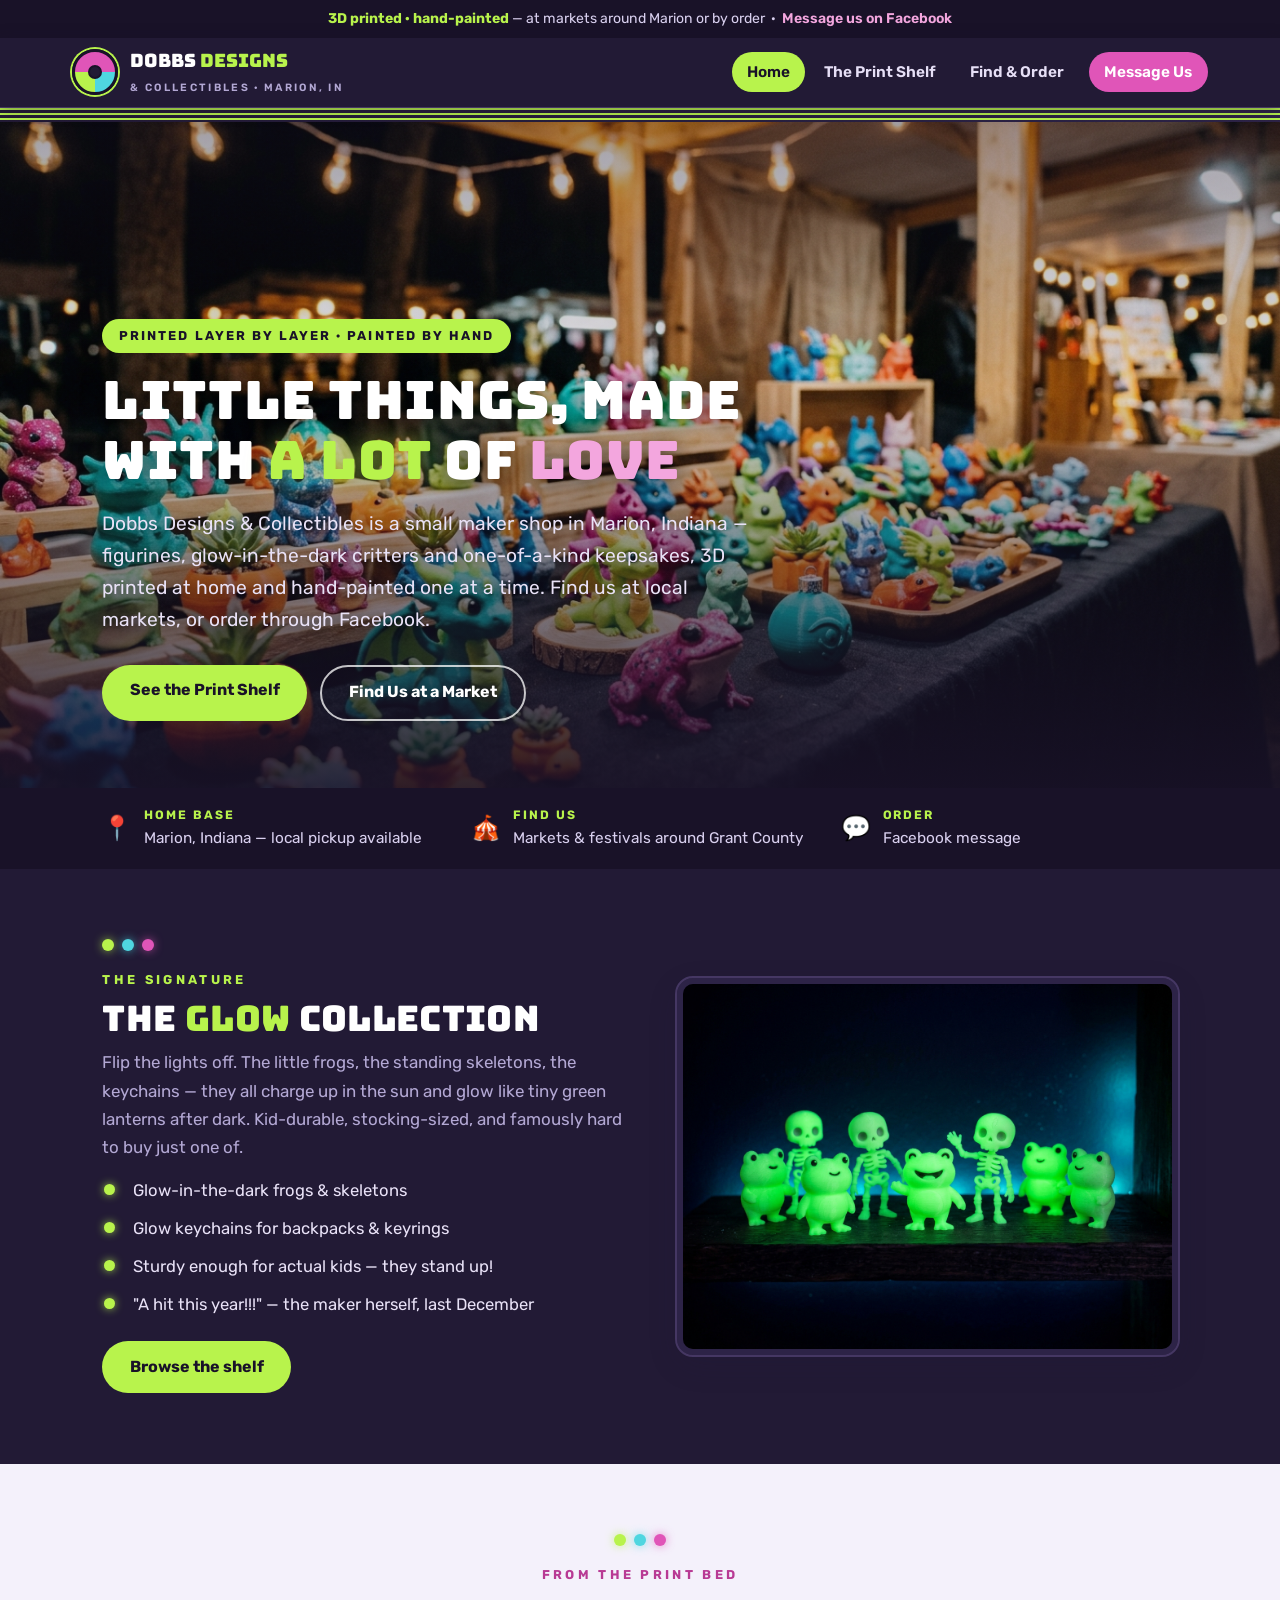
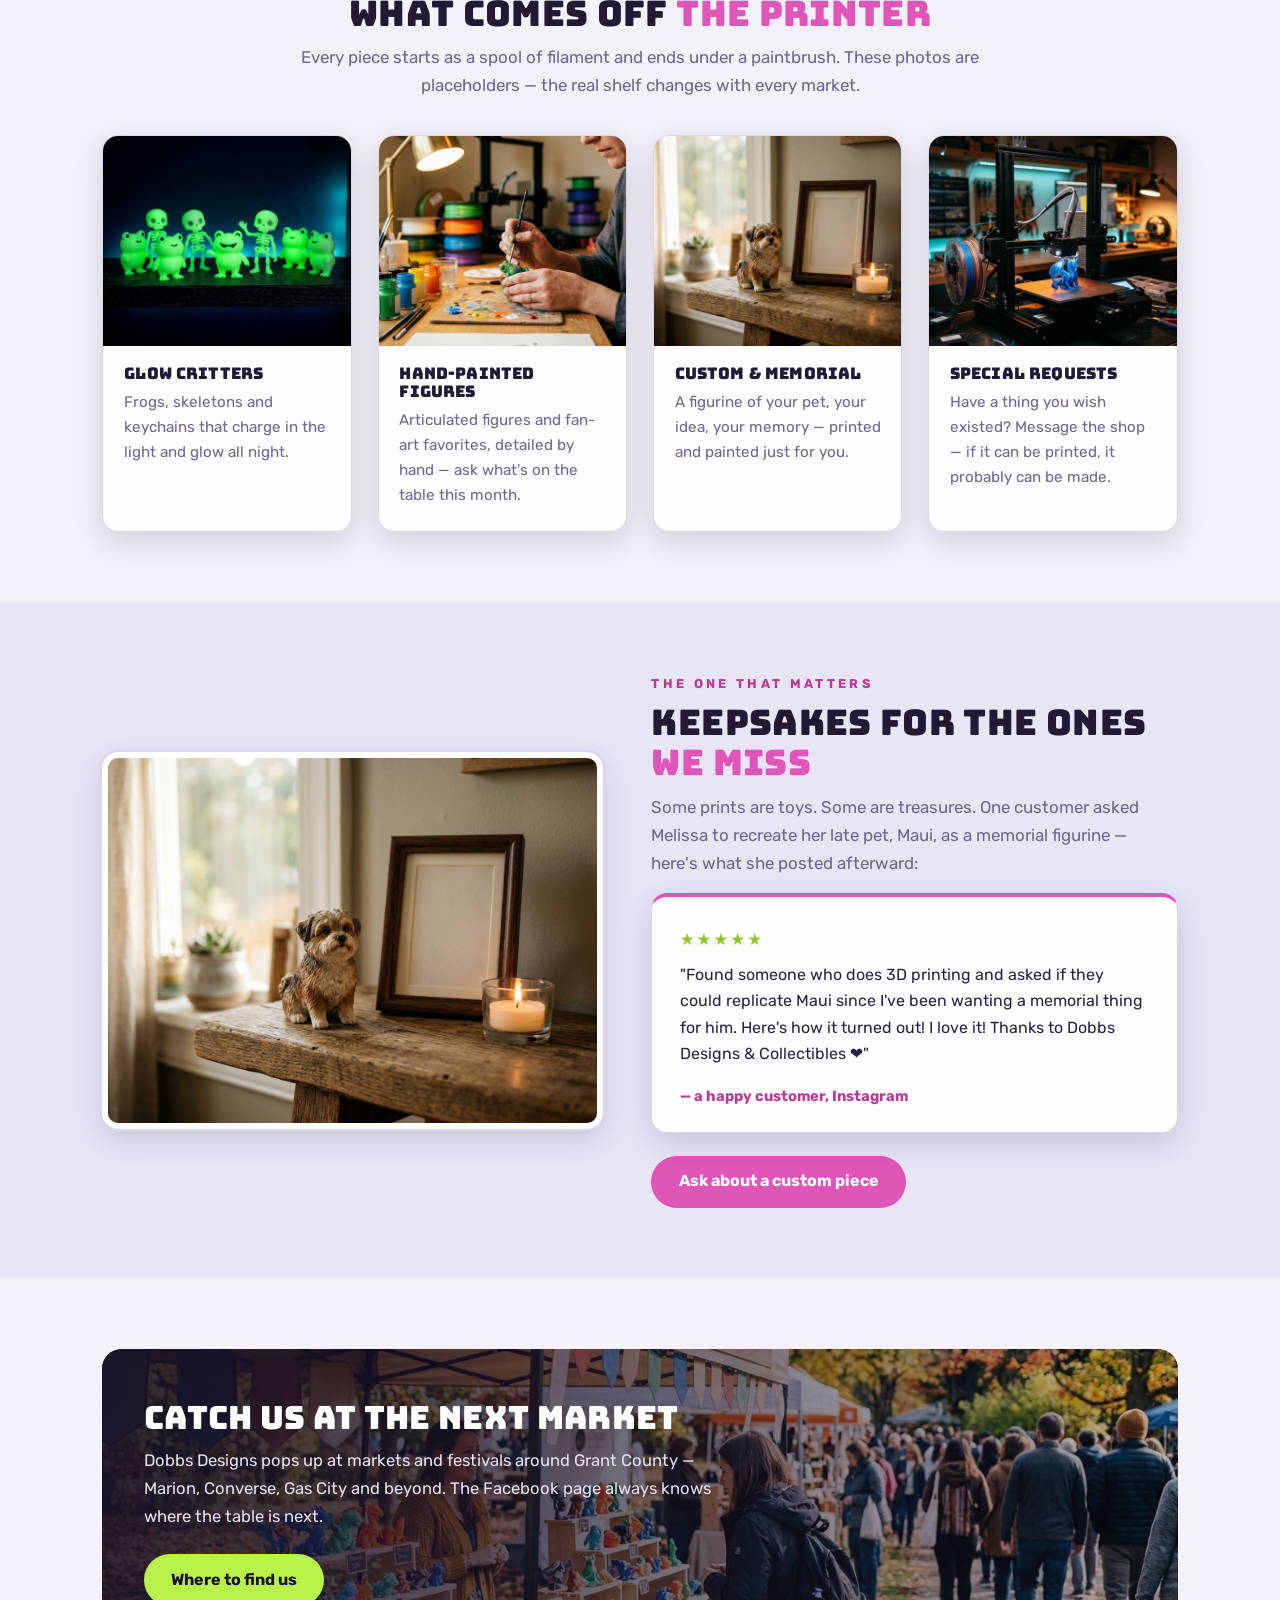
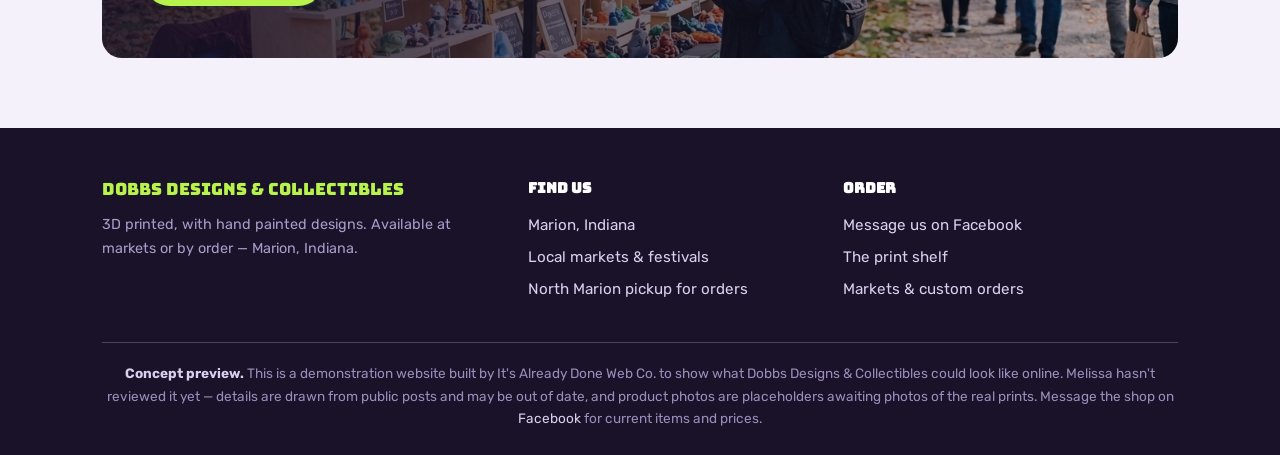
<file: index.html>
<!DOCTYPE html>
<html lang="en">
<head>
<meta charset="UTF-8">
<meta name="viewport" content="width=device-width, initial-scale=1.0">
<meta name="robots" content="noindex, nofollow">
<title>Dobbs Designs &amp; Collectibles · 3D Printed, Hand-Painted — Marion, Indiana</title>
<meta name="description" content="Dobbs Designs &amp; Collectibles — 3D printed, hand-painted figurines and collectibles from Marion, Indiana. Glow-in-the-dark critters, custom and memorial prints, found at local markets or ordered through Facebook.">
<link rel="stylesheet" href="css/style.css">
</head>
<body>

<div class="topbar">
  <strong>3D printed · hand-painted</strong> — at markets around Marion or by order &nbsp;·&nbsp; <a href="https://www.facebook.com/DobbsDazzlingDesigns/" target="_blank" rel="noopener">Message us on Facebook</a>
</div>

<header class="site">
  <div class="nav-row">
    <a class="brand" href="index.html">
      <span class="brand-mark"></span>
      <span>
        <span class="brand-name">Dobbs <span class="glow">Designs</span></span>
        <span class="brand-tag">&amp; Collectibles · Marion, IN</span>
      </span>
    </a>
    <nav class="main">
      <a href="index.html" class="active">Home</a>
      <a href="prints.html">The Print Shelf</a>
      <a href="find.html">Find &amp; Order</a>
      <a href="https://www.facebook.com/DobbsDazzlingDesigns/" target="_blank" rel="noopener" class="cta">Message Us</a>
    </nav>
  </div>
</header>
<div class="layers"></div>

<!-- HERO -->
<section class="hero">
  <img class="hero-bg" src="assets/hero-booth.png" alt="A market table full of small colorful hand-painted 3D printed figurines">
  <div class="wrap hero-inner">
    <span class="kicker">Printed layer by layer · painted by hand</span>
    <h1>Little things, made with <span class="glow">a lot</span> of <span class="pink">love</span></h1>
    <p class="lede">Dobbs Designs &amp; Collectibles is a small maker shop in Marion, Indiana — figurines, glow-in-the-dark critters and one-of-a-kind keepsakes, 3D printed at home and hand-painted one at a time. Find us at local markets, or order through Facebook.</p>
    <div class="btns">
      <a href="prints.html" class="btn btn-glow">See the Print Shelf</a>
      <a href="find.html" class="btn btn-outline">Find Us at a Market</a>
    </div>
  </div>
</section>

<!-- INFO STRIP -->
<div class="info-strip">
  <div class="wrap">
    <div class="cell">
      <span class="info-ico">📍</span>
      <span><strong>Home base</strong> Marion, Indiana — local pickup available</span>
    </div>
    <div class="cell">
      <span class="info-ico">🎪</span>
      <span><strong>Find us</strong> Markets &amp; festivals around Grant County</span>
    </div>
    <div class="cell">
      <span class="info-ico">💬</span>
      <span><strong>Order</strong> <a href="https://www.facebook.com/DobbsDazzlingDesigns/" target="_blank" rel="noopener">Facebook message</a></span>
    </div>
  </div>
</div>

<!-- GLOW LINE -->
<section class="block block--dark">
  <div class="wrap">
    <div class="split">
      <div>
        <div class="glow-dots"><span></span><span></span><span></span></div>
        <p class="eyebrow">The signature</p>
        <h2>The <span class="glow">glow</span> collection</h2>
        <p class="sub" style="margin-bottom:1rem">Flip the lights off. The little frogs, the standing skeletons, the keychains — they all charge up in the sun and glow like tiny green lanterns after dark. Kid-durable, stocking-sized, and famously hard to buy just one of.</p>
        <ul class="checks">
          <li>Glow-in-the-dark frogs &amp; skeletons</li>
          <li>Glow keychains for backpacks &amp; keyrings</li>
          <li>Sturdy enough for actual kids — they stand up!</li>
          <li>"A hit this year!!!" — the maker herself, last December</li>
        </ul>
        <p style="margin-top:1.4rem"><a href="prints.html" class="btn btn-glow">Browse the shelf</a></p>
      </div>
      <div class="split-img">
        <img src="assets/glow.png" alt="Glow-in-the-dark 3D printed frogs and skeletons glowing green in the dark">
      </div>
    </div>
  </div>
</section>

<!-- WHAT SHE MAKES -->
<section class="block">
  <div class="wrap center">
    <div class="glow-dots"><span></span><span></span><span></span></div>
    <p class="eyebrow">From the print bed</p>
    <h2>What comes off <span class="pink">the printer</span></h2>
    <p class="sub">Every piece starts as a spool of filament and ends under a paintbrush. These photos are placeholders — the real shelf changes with every market.</p>
  </div>
  <div class="wrap">
    <div class="grid grid-4">
      <div class="card">
        <img src="assets/glow.png" alt="Glow-in-the-dark critters">
        <div class="pad">
          <h3>Glow Critters</h3>
          <p>Frogs, skeletons and keychains that charge in the light and glow all night.</p>
        </div>
      </div>
      <div class="card">
        <img src="assets/painting-v2.png" alt="A figurine being hand-painted with a fine brush">
        <div class="pad">
          <h3>Hand-Painted Figures</h3>
          <p>Articulated figures and fan-art favorites, detailed by hand — ask what's on the table this month.</p>
        </div>
      </div>
      <div class="card">
        <img src="assets/memorial.png" alt="A hand-painted keepsake figurine of a dog on a shelf">
        <div class="pad">
          <h3>Custom &amp; Memorial</h3>
          <p>A figurine of your pet, your idea, your memory — printed and painted just for you.</p>
        </div>
      </div>
      <div class="card">
        <img src="assets/printer.png" alt="A 3D printer building a small figurine">
        <div class="pad">
          <h3>Special Requests</h3>
          <p>Have a thing you wish existed? Message the shop — if it can be printed, it probably can be made.</p>
        </div>
      </div>
    </div>
  </div>
</section>

<!-- MEMORIAL / TESTIMONIAL -->
<section class="block block--deep">
  <div class="wrap">
    <div class="split rev">
      <div class="split-img">
        <img src="assets/memorial.png" alt="A small hand-painted dog figurine keepsake beside a picture frame">
      </div>
      <div>
        <p class="eyebrow">The one that matters</p>
        <h2>Keepsakes for the ones <span class="pink">we miss</span></h2>
        <p class="sub" style="margin-bottom:1rem">Some prints are toys. Some are treasures. One customer asked Melissa to recreate her late pet, Maui, as a memorial figurine — here's what she posted afterward:</p>
        <div class="review">
          <div class="stars">★★★★★</div>
          <p>"Found someone who does 3D printing and asked if they could replicate Maui since I've been wanting a memorial thing for him. Here's how it turned out! I love it! Thanks to Dobbs Designs &amp; Collectibles ❤️"</p>
          <div class="who">— a happy customer, Instagram</div>
        </div>
        <p style="margin-top:1.4rem"><a href="https://www.facebook.com/DobbsDazzlingDesigns/" target="_blank" rel="noopener" class="btn btn-magenta">Ask about a custom piece</a></p>
      </div>
    </div>
  </div>
</section>

<!-- MARKETS BANNER -->
<section class="block">
  <div class="wrap">
    <div class="banner">
      <img class="bg" src="assets/market-v2.png" alt="An artisan craft market booth on a sunny fall day">
      <div class="pad">
        <h2>Catch us at the next market</h2>
        <p>Dobbs Designs pops up at markets and festivals around Grant County — Marion, Converse, Gas City and beyond. The Facebook page always knows where the table is next.</p>
        <a href="find.html" class="btn btn-glow">Where to find us</a>
      </div>
    </div>
  </div>
</section>

<!-- FOOTER -->
<footer class="site">
  <div class="wrap">
    <div class="cols">
      <div>
        <span class="brand-foot">Dobbs Designs &amp; Collectibles</span>
        <p class="small">3D printed, with hand painted designs. Available at markets or by order — Marion, Indiana.</p>
      </div>
      <div>
        <h4>Find us</h4>
        <ul>
          <li>Marion, Indiana</li>
          <li>Local markets &amp; festivals</li>
          <li>North Marion pickup for orders</li>
        </ul>
      </div>
      <div>
        <h4>Order</h4>
        <ul>
          <li><a href="https://www.facebook.com/DobbsDazzlingDesigns/" target="_blank" rel="noopener">Message us on Facebook</a></li>
          <li><a href="prints.html">The print shelf</a></li>
          <li><a href="find.html">Markets &amp; custom orders</a></li>
        </ul>
      </div>
    </div>
    <div class="footnote">
      <strong>Concept preview.</strong> This is a demonstration website built by It's Already Done Web Co. to show what Dobbs Designs &amp; Collectibles could look like online. Melissa hasn't reviewed it yet — details are drawn from public posts and may be out of date, and product photos are placeholders awaiting photos of the real prints. Message the shop on <a href="https://www.facebook.com/DobbsDazzlingDesigns/" target="_blank" rel="noopener">Facebook</a> for current items and prices.
    </div>
  </div>
</footer>

<script>
  // Privacy-friendly analytics (GoatCounter) - no cookies, records host+path only
  window.goatcounter = { path: function(p) { return location.host + p; } };
</script>
<script data-goatcounter="https://flylow3d.goatcounter.com/count" async src="//gc.zgo.at/count.js"></script>
</body>
</html>
</file>
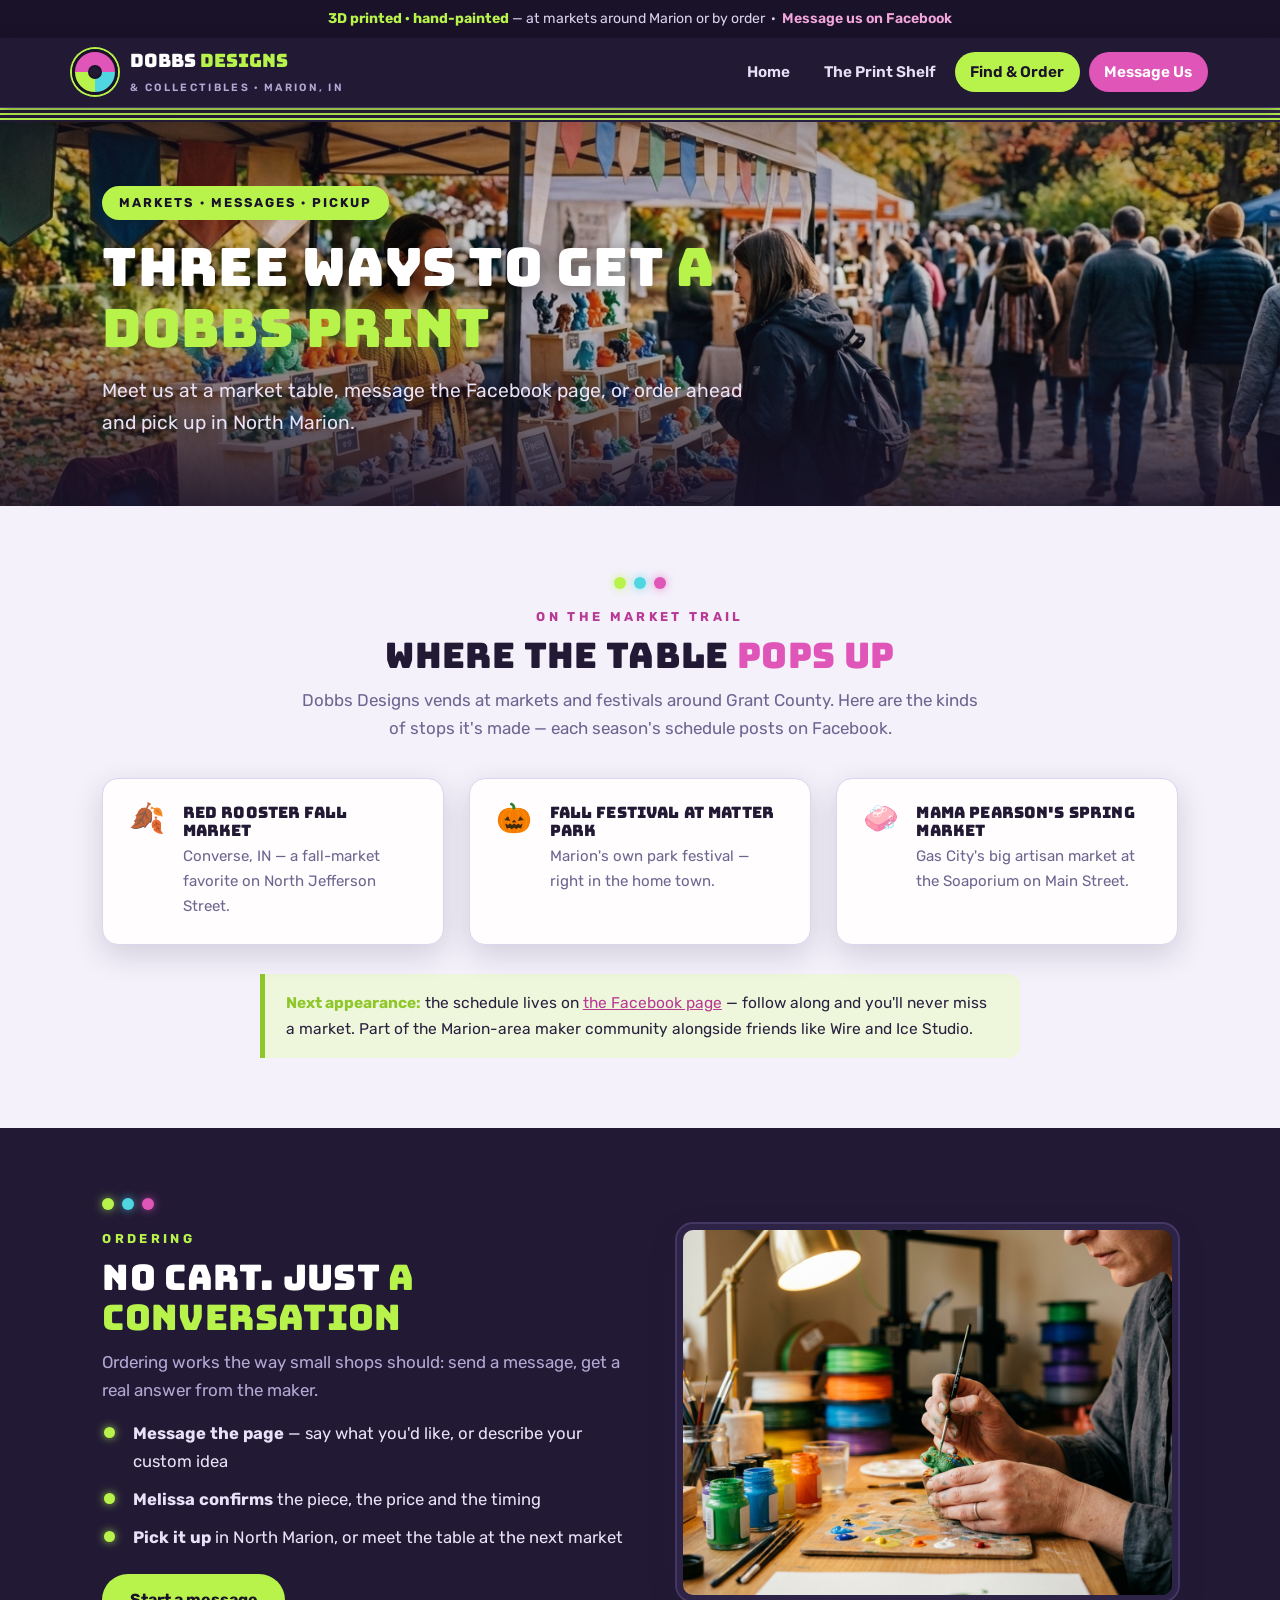
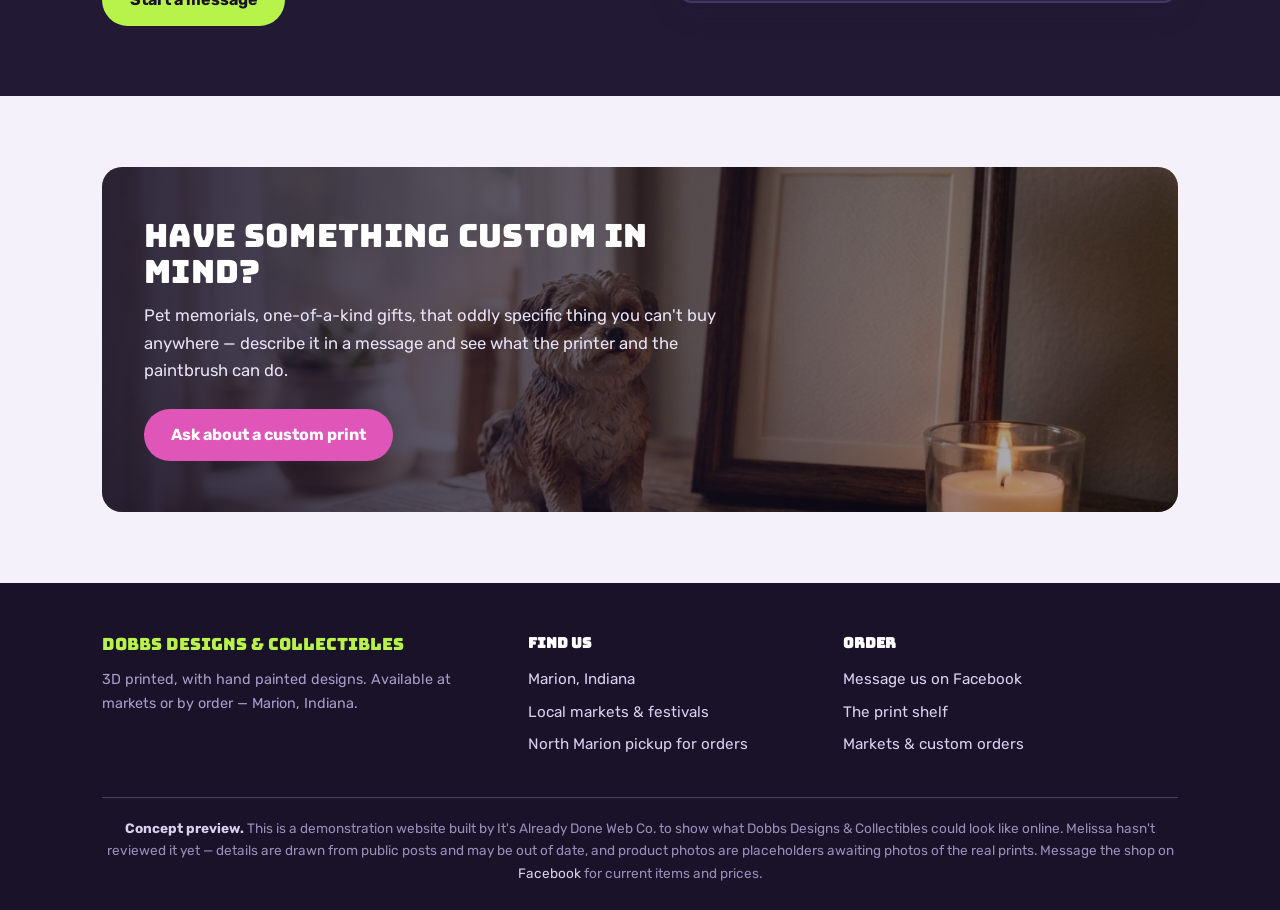
<file: find.html>
<!DOCTYPE html>
<html lang="en">
<head>
<meta charset="UTF-8">
<meta name="viewport" content="width=device-width, initial-scale=1.0">
<meta name="robots" content="noindex, nofollow">
<title>Find &amp; Order · Dobbs Designs &amp; Collectibles</title>
<meta name="description" content="Where to find Dobbs Designs &amp; Collectibles — markets and festivals around Marion, Converse and Gas City, Indiana, plus Facebook ordering, North Marion pickup and custom requests.">
<link rel="stylesheet" href="css/style.css">
</head>
<body>

<div class="topbar">
  <strong>3D printed · hand-painted</strong> — at markets around Marion or by order &nbsp;·&nbsp; <a href="https://www.facebook.com/DobbsDazzlingDesigns/" target="_blank" rel="noopener">Message us on Facebook</a>
</div>

<header class="site">
  <div class="nav-row">
    <a class="brand" href="index.html">
      <span class="brand-mark"></span>
      <span>
        <span class="brand-name">Dobbs <span class="glow">Designs</span></span>
        <span class="brand-tag">&amp; Collectibles · Marion, IN</span>
      </span>
    </a>
    <nav class="main">
      <a href="index.html">Home</a>
      <a href="prints.html">The Print Shelf</a>
      <a href="find.html" class="active">Find &amp; Order</a>
      <a href="https://www.facebook.com/DobbsDazzlingDesigns/" target="_blank" rel="noopener" class="cta">Message Us</a>
    </nav>
  </div>
</header>
<div class="layers"></div>

<!-- PAGE HERO -->
<section class="hero hero--page">
  <img class="hero-bg" src="assets/market-v2.png" alt="An artisan market booth under a canopy tent on a fall day">
  <div class="wrap hero-inner">
    <span class="kicker">Markets · Messages · Pickup</span>
    <h1>Three ways to get <span class="glow">a Dobbs print</span></h1>
    <p class="lede">Meet us at a market table, message the Facebook page, or order ahead and pick up in North Marion.</p>
  </div>
</section>

<!-- MARKETS -->
<section class="block">
  <div class="wrap center">
    <div class="glow-dots"><span></span><span></span><span></span></div>
    <p class="eyebrow">On the market trail</p>
    <h2>Where the table <span class="pink">pops up</span></h2>
    <p class="sub">Dobbs Designs vends at markets and festivals around Grant County. Here are the kinds of stops it's made — each season's schedule posts on Facebook.</p>
  </div>
  <div class="wrap">
    <div class="grid grid-3">
      <div class="market">
        <span class="ico">🍂</span>
        <div>
          <h3>Red Rooster Fall Market</h3>
          <p>Converse, IN — a fall-market favorite on North Jefferson Street.</p>
        </div>
      </div>
      <div class="market">
        <span class="ico">🎃</span>
        <div>
          <h3>Fall Festival at Matter Park</h3>
          <p>Marion's own park festival — right in the home town.</p>
        </div>
      </div>
      <div class="market">
        <span class="ico">🧼</span>
        <div>
          <h3>Mama Pearson's Spring Market</h3>
          <p>Gas City's big artisan market at the Soaporium on Main Street.</p>
        </div>
      </div>
    </div>
    <div class="tip" style="max-width:760px;margin:1.8rem auto 0">
      <strong>Next appearance:</strong> the schedule lives on <a href="https://www.facebook.com/DobbsDazzlingDesigns/" target="_blank" rel="noopener">the Facebook page</a> — follow along and you'll never miss a market. Part of the Marion-area maker community alongside friends like Wire and Ice Studio.
    </div>
  </div>
</section>

<!-- HOW TO ORDER -->
<section class="block block--dark">
  <div class="wrap">
    <div class="split">
      <div>
        <div class="glow-dots"><span></span><span></span><span></span></div>
        <p class="eyebrow">Ordering</p>
        <h2>No cart. Just <span class="glow">a conversation</span></h2>
        <p class="sub" style="margin-bottom:1rem">Ordering works the way small shops should: send a message, get a real answer from the maker.</p>
        <ul class="checks">
          <li><strong>Message the page</strong> — say what you'd like, or describe your custom idea</li>
          <li><strong>Melissa confirms</strong> the piece, the price and the timing</li>
          <li><strong>Pick it up</strong> in North Marion, or meet the table at the next market</li>
        </ul>
        <p style="margin-top:1.4rem"><a href="https://www.facebook.com/DobbsDazzlingDesigns/" target="_blank" rel="noopener" class="btn btn-glow">Start a message</a></p>
      </div>
      <div class="split-img">
        <img src="assets/painting-v2.png" alt="Hands painting fine details on a small figurine">
      </div>
    </div>
  </div>
</section>

<!-- CUSTOM CTA -->
<section class="block">
  <div class="wrap">
    <div class="banner">
      <img class="bg" src="assets/memorial.png" alt="A hand-painted keepsake figurine on a shelf">
      <div class="pad">
        <h2>Have something custom in mind?</h2>
        <p>Pet memorials, one-of-a-kind gifts, that oddly specific thing you can't buy anywhere — describe it in a message and see what the printer and the paintbrush can do.</p>
        <a href="https://www.facebook.com/DobbsDazzlingDesigns/" target="_blank" rel="noopener" class="btn btn-magenta">Ask about a custom print</a>
      </div>
    </div>
  </div>
</section>

<!-- FOOTER -->
<footer class="site">
  <div class="wrap">
    <div class="cols">
      <div>
        <span class="brand-foot">Dobbs Designs &amp; Collectibles</span>
        <p class="small">3D printed, with hand painted designs. Available at markets or by order — Marion, Indiana.</p>
      </div>
      <div>
        <h4>Find us</h4>
        <ul>
          <li>Marion, Indiana</li>
          <li>Local markets &amp; festivals</li>
          <li>North Marion pickup for orders</li>
        </ul>
      </div>
      <div>
        <h4>Order</h4>
        <ul>
          <li><a href="https://www.facebook.com/DobbsDazzlingDesigns/" target="_blank" rel="noopener">Message us on Facebook</a></li>
          <li><a href="prints.html">The print shelf</a></li>
          <li><a href="find.html">Markets &amp; custom orders</a></li>
        </ul>
      </div>
    </div>
    <div class="footnote">
      <strong>Concept preview.</strong> This is a demonstration website built by It's Already Done Web Co. to show what Dobbs Designs &amp; Collectibles could look like online. Melissa hasn't reviewed it yet — details are drawn from public posts and may be out of date, and product photos are placeholders awaiting photos of the real prints. Message the shop on <a href="https://www.facebook.com/DobbsDazzlingDesigns/" target="_blank" rel="noopener">Facebook</a> for current items and prices.
    </div>
  </div>
</footer>

<script>
  // Privacy-friendly analytics (GoatCounter) - no cookies, records host+path only
  window.goatcounter = { path: function(p) { return location.host + p; } };
</script>
<script data-goatcounter="https://flylow3d.goatcounter.com/count" async src="//gc.zgo.at/count.js"></script>
</body>
</html>
</file>
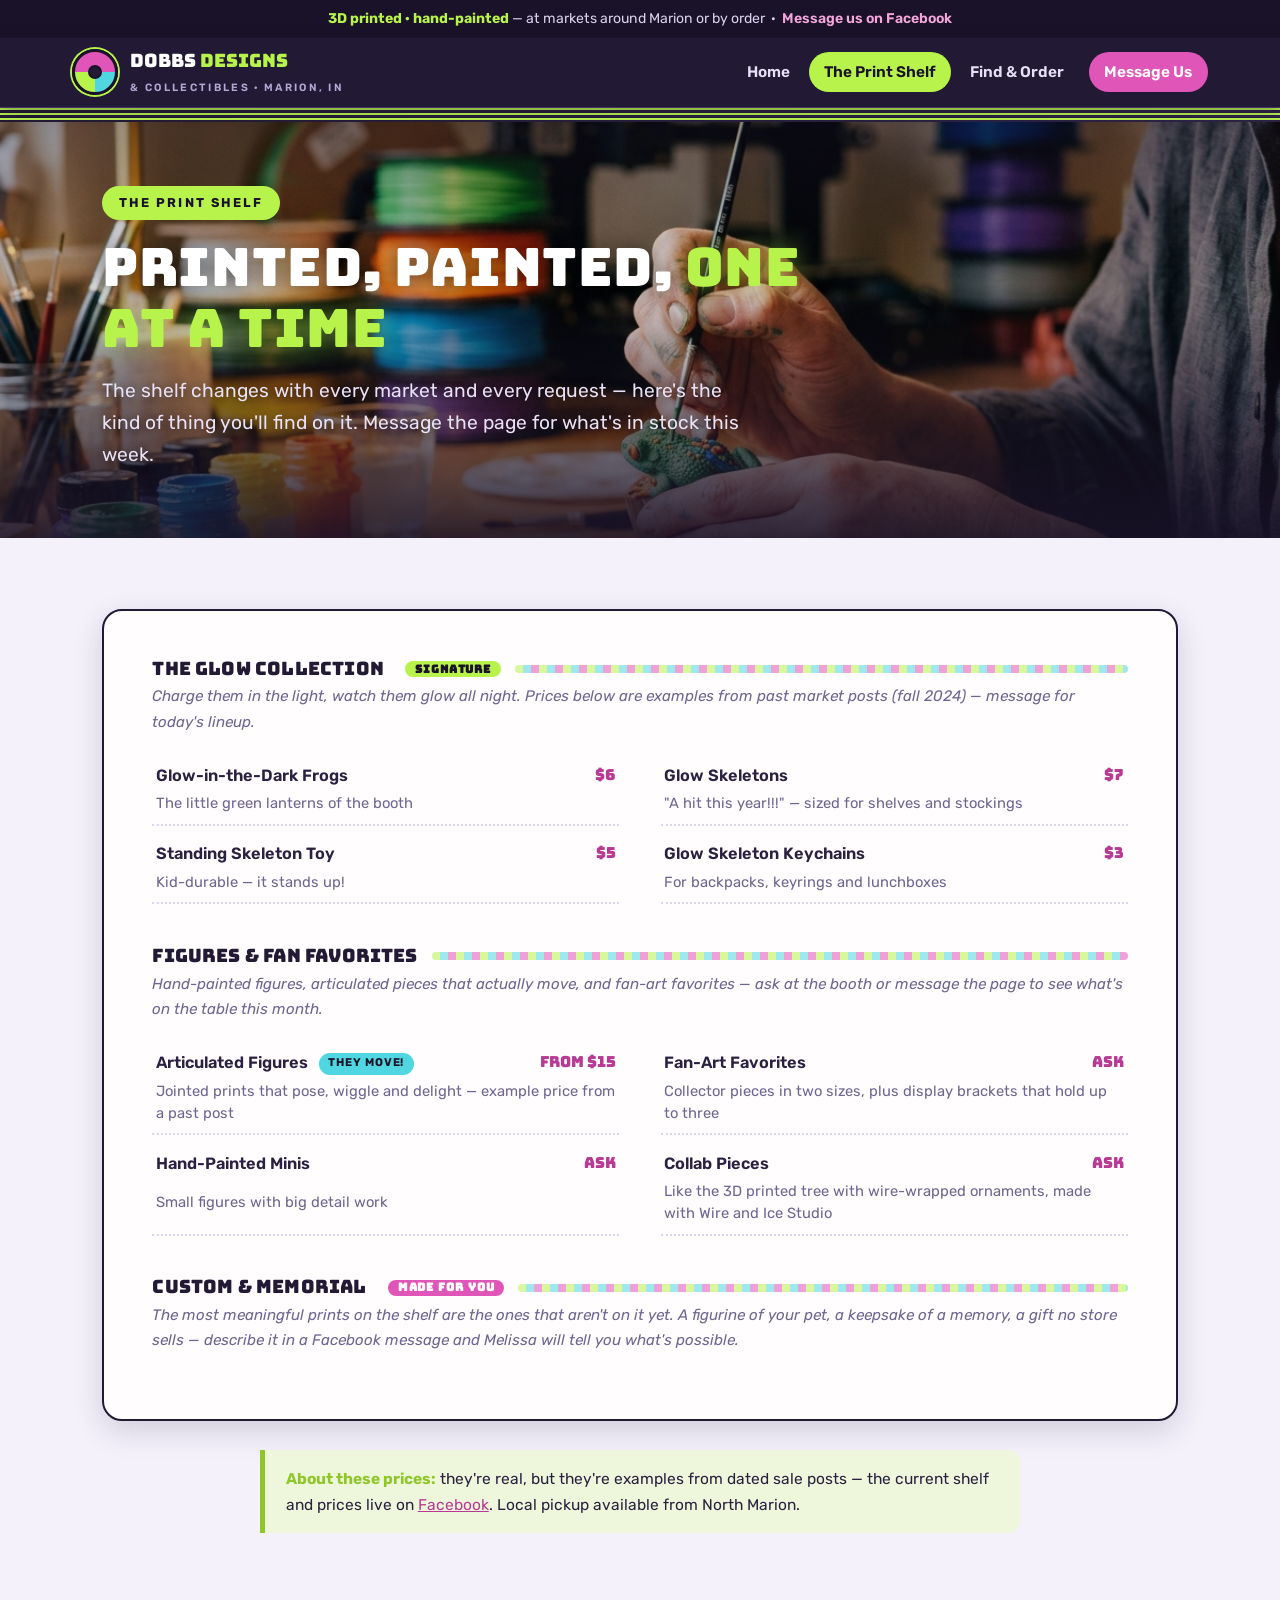
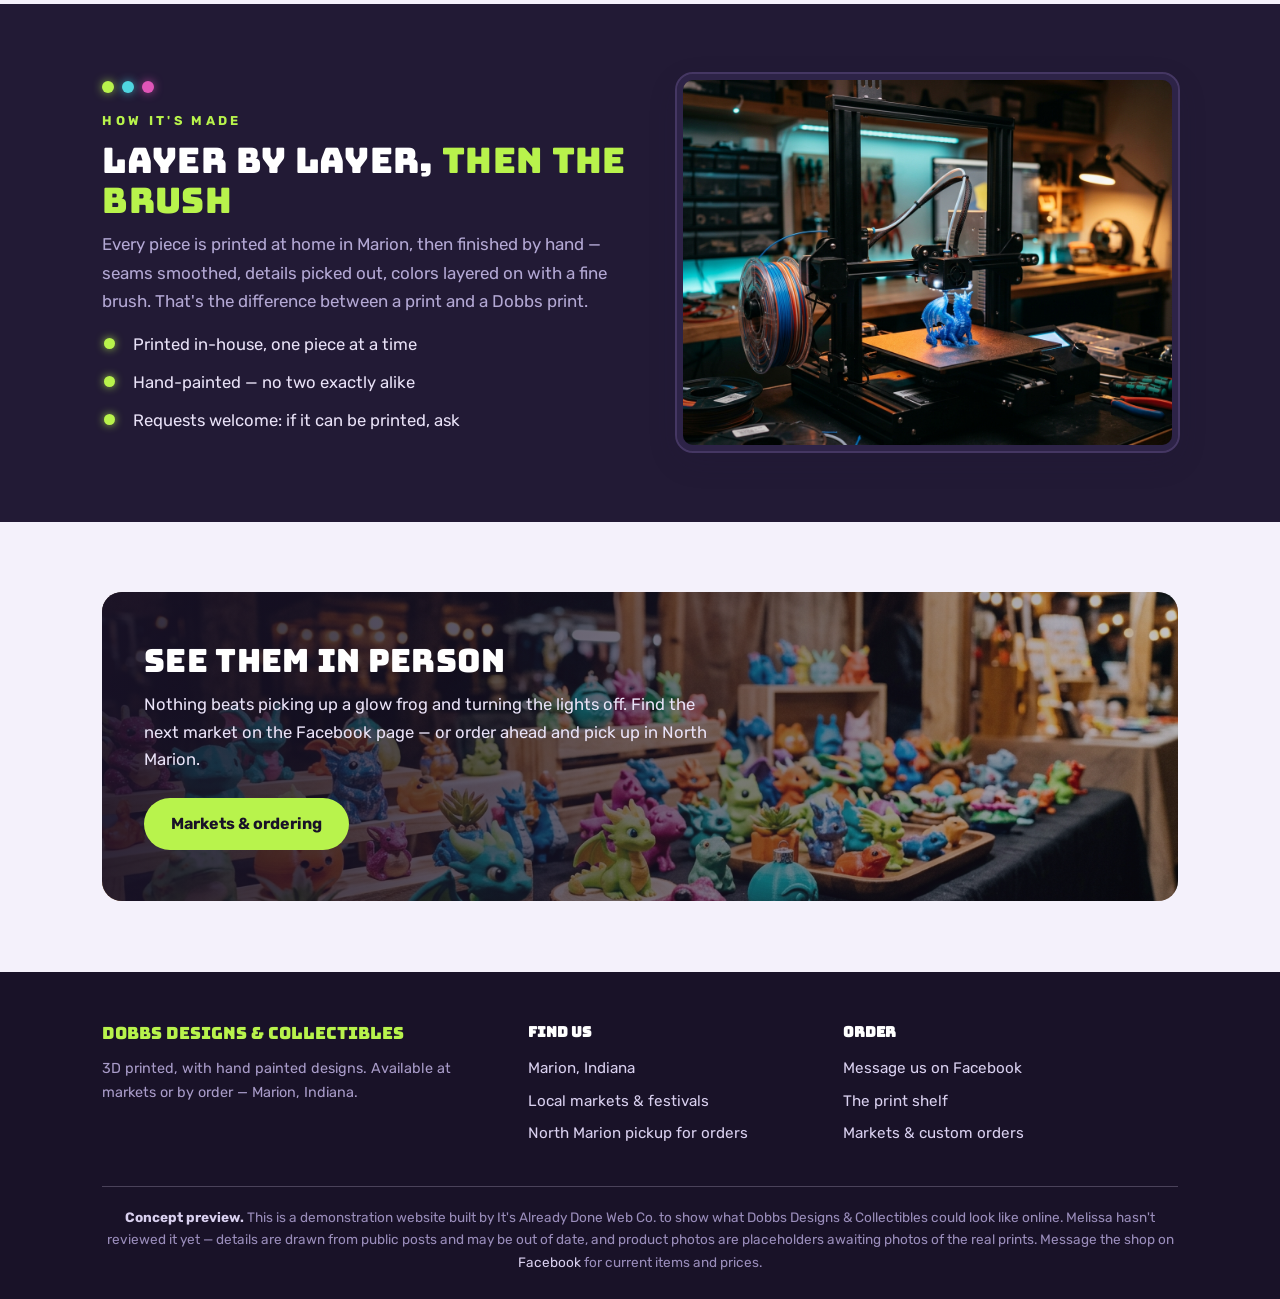
<file: prints.html>
<!DOCTYPE html>
<html lang="en">
<head>
<meta charset="UTF-8">
<meta name="viewport" content="width=device-width, initial-scale=1.0">
<meta name="robots" content="noindex, nofollow">
<title>The Print Shelf · Dobbs Designs &amp; Collectibles</title>
<meta name="description" content="What's on the print shelf at Dobbs Designs &amp; Collectibles — glow-in-the-dark critters, hand-painted figurines, collector displays and custom memorial prints from Marion, Indiana.">
<link rel="stylesheet" href="css/style.css">
</head>
<body>

<div class="topbar">
  <strong>3D printed · hand-painted</strong> — at markets around Marion or by order &nbsp;·&nbsp; <a href="https://www.facebook.com/DobbsDazzlingDesigns/" target="_blank" rel="noopener">Message us on Facebook</a>
</div>

<header class="site">
  <div class="nav-row">
    <a class="brand" href="index.html">
      <span class="brand-mark"></span>
      <span>
        <span class="brand-name">Dobbs <span class="glow">Designs</span></span>
        <span class="brand-tag">&amp; Collectibles · Marion, IN</span>
      </span>
    </a>
    <nav class="main">
      <a href="index.html">Home</a>
      <a href="prints.html" class="active">The Print Shelf</a>
      <a href="find.html">Find &amp; Order</a>
      <a href="https://www.facebook.com/DobbsDazzlingDesigns/" target="_blank" rel="noopener" class="cta">Message Us</a>
    </nav>
  </div>
</header>
<div class="layers"></div>

<!-- PAGE HERO -->
<section class="hero hero--page">
  <img class="hero-bg" src="assets/painting-v2.png" alt="A small figurine being hand-painted with a fine brush">
  <div class="wrap hero-inner">
    <span class="kicker">The print shelf</span>
    <h1>Printed, painted, <span class="glow">one at a time</span></h1>
    <p class="lede">The shelf changes with every market and every request — here's the kind of thing you'll find on it. Message the page for what's in stock this week.</p>
  </div>
</section>

<!-- SHELF BOARD -->
<section class="block">
  <div class="wrap">
    <div class="board">
      <div class="board-section">
        <h3>The Glow Collection <span class="pill pill--glow">signature</span></h3>
        <p class="note">Charge them in the light, watch them glow all night. Prices below are examples from past market posts (fall 2024) — message for today's lineup.</p>
        <div class="items">
          <div class="it"><span class="n">Glow-in-the-Dark Frogs</span><span class="p">$6</span><span class="d">The little green lanterns of the booth</span></div>
          <div class="it"><span class="n">Glow Skeletons</span><span class="p">$7</span><span class="d">"A hit this year!!!" — sized for shelves and stockings</span></div>
          <div class="it"><span class="n">Standing Skeleton Toy</span><span class="p">$5</span><span class="d">Kid-durable — it stands up!</span></div>
          <div class="it"><span class="n">Glow Skeleton Keychains</span><span class="p">$3</span><span class="d">For backpacks, keyrings and lunchboxes</span></div>
        </div>
      </div>

      <div class="board-section">
        <h3>Figures &amp; Fan Favorites</h3>
        <p class="note">Hand-painted figures, articulated pieces that actually move, and fan-art favorites — ask at the booth or message the page to see what's on the table this month.</p>
        <div class="items">
          <div class="it"><span class="n">Articulated Figures <span class="pill">they move!</span></span><span class="p">from $15</span><span class="d">Jointed prints that pose, wiggle and delight — example price from a past post</span></div>
          <div class="it"><span class="n">Fan-Art Favorites</span><span class="p">ask</span><span class="d">Collector pieces in two sizes, plus display brackets that hold up to three</span></div>
          <div class="it"><span class="n">Hand-Painted Minis</span><span class="p">ask</span><span class="d">Small figures with big detail work</span></div>
          <div class="it"><span class="n">Collab Pieces</span><span class="p">ask</span><span class="d">Like the 3D printed tree with wire-wrapped ornaments, made with Wire and Ice Studio</span></div>
        </div>
      </div>

      <div class="board-section">
        <h3>Custom &amp; Memorial <span class="pill pill--magenta">made for you</span></h3>
        <p class="note">The most meaningful prints on the shelf are the ones that aren't on it yet. A figurine of your pet, a keepsake of a memory, a gift no store sells — describe it in a Facebook message and Melissa will tell you what's possible.</p>
      </div>
    </div>

    <div class="tip" style="max-width:760px;margin:1.8rem auto 0">
      <strong>About these prices:</strong> they're real, but they're examples from dated sale posts — the current shelf and prices live on <a href="https://www.facebook.com/DobbsDazzlingDesigns/" target="_blank" rel="noopener">Facebook</a>. Local pickup available from North Marion.
    </div>
  </div>
</section>

<!-- PROCESS -->
<section class="block block--dark">
  <div class="wrap">
    <div class="split">
      <div>
        <div class="glow-dots"><span></span><span></span><span></span></div>
        <p class="eyebrow">How it's made</p>
        <h2>Layer by layer, <span class="glow">then the brush</span></h2>
        <p class="sub" style="margin-bottom:1rem">Every piece is printed at home in Marion, then finished by hand — seams smoothed, details picked out, colors layered on with a fine brush. That's the difference between a print and a Dobbs print.</p>
        <ul class="checks">
          <li>Printed in-house, one piece at a time</li>
          <li>Hand-painted — no two exactly alike</li>
          <li>Requests welcome: if it can be printed, ask</li>
        </ul>
      </div>
      <div class="split-img">
        <img src="assets/printer.png" alt="A 3D printer building a figurine layer by layer in a cozy home workshop">
      </div>
    </div>
  </div>
</section>

<!-- BANNER -->
<section class="block">
  <div class="wrap">
    <div class="banner">
      <img class="bg" src="assets/hero-booth.png" alt="A table of colorful hand-painted 3D printed figurines">
      <div class="pad">
        <h2>See them in person</h2>
        <p>Nothing beats picking up a glow frog and turning the lights off. Find the next market on the Facebook page — or order ahead and pick up in North Marion.</p>
        <a href="find.html" class="btn btn-glow">Markets &amp; ordering</a>
      </div>
    </div>
  </div>
</section>

<!-- FOOTER -->
<footer class="site">
  <div class="wrap">
    <div class="cols">
      <div>
        <span class="brand-foot">Dobbs Designs &amp; Collectibles</span>
        <p class="small">3D printed, with hand painted designs. Available at markets or by order — Marion, Indiana.</p>
      </div>
      <div>
        <h4>Find us</h4>
        <ul>
          <li>Marion, Indiana</li>
          <li>Local markets &amp; festivals</li>
          <li>North Marion pickup for orders</li>
        </ul>
      </div>
      <div>
        <h4>Order</h4>
        <ul>
          <li><a href="https://www.facebook.com/DobbsDazzlingDesigns/" target="_blank" rel="noopener">Message us on Facebook</a></li>
          <li><a href="prints.html">The print shelf</a></li>
          <li><a href="find.html">Markets &amp; custom orders</a></li>
        </ul>
      </div>
    </div>
    <div class="footnote">
      <strong>Concept preview.</strong> This is a demonstration website built by It's Already Done Web Co. to show what Dobbs Designs &amp; Collectibles could look like online. Melissa hasn't reviewed it yet — details are drawn from public posts and may be out of date, and product photos are placeholders awaiting photos of the real prints. Message the shop on <a href="https://www.facebook.com/DobbsDazzlingDesigns/" target="_blank" rel="noopener">Facebook</a> for current items and prices.
    </div>
  </div>
</footer>

<script>
  // Privacy-friendly analytics (GoatCounter) - no cookies, records host+path only
  window.goatcounter = { path: function(p) { return location.host + p; } };
</script>
<script data-goatcounter="https://flylow3d.goatcounter.com/count" async src="//gc.zgo.at/count.js"></script>
</body>
</html>
</file>
<file: css/style.css>
/* ============================================================
   Dobbs Designs & Collectibles — glow-lab maker studio
   Space indigo · glow lime · filament magenta · cyan · lavender paper
   Fonts: Bungee (display, uppercase face) + Rubik (body)
   Signature motifs: FDM layer-line divider, filament-spool roundel,
   glow-dot accents
   ============================================================ */

@import url('https://fonts.googleapis.com/css2?family=Bungee&family=Rubik:ital,wght@0,400;0,500;0,600;0,700;1,400&display=swap');

:root {
  --space: #221a35;
  --space-2: #2d2347;
  --space-deep: #191228;
  --paper: #f4f1fb;
  --paper-deep: #e9e4f6;
  --panel: #fffdfe;
  --line: #ddd4ee;
  --line-dark: #453763;
  --glow: #b8f34c;
  --glow-deep: #8fc72a;
  --magenta: #e055b8;
  --magenta-deep: #b83a94;
  --cyan: #4fd6e0;
  --cyan-deep: #2ba8b2;
  --ink: #2a2140;
  --muted: #6f6590;
  --muted-dark: #b3a8d4;
  --radius: 16px;
  --shadow: 0 10px 30px rgba(34, 26, 53, 0.16);
}

* { margin: 0; padding: 0; box-sizing: border-box; }
html { scroll-behavior: smooth; }

body {
  overflow-x: hidden;
  background: var(--paper);
  color: var(--ink);
  font-family: 'Rubik', system-ui, sans-serif;
  font-size: 1.04rem;
  line-height: 1.66;
}

img { max-width: 100%; display: block; }
::selection { background: var(--magenta); color: #fff; }

h1, h2, h3 {
  font-family: 'Bungee', 'Arial Black', sans-serif; font-weight: 400;
  text-transform: uppercase; line-height: 1.14; letter-spacing: 0.01em;
}

.wrap { max-width: 1120px; margin: 0 auto; padding: 0 1.4rem; }
a { color: var(--magenta-deep); }

/* ---------- layer-line divider (FDM print layers) ---------- */
.layers {
  height: 14px;
  background: repeating-linear-gradient(
    180deg,
    var(--glow) 0 2px, transparent 2px 5px
  ), linear-gradient(90deg, var(--space) 0%, var(--space-2) 100%);
}

/* ---------- topbar & header ---------- */
.topbar {
  background: var(--space-deep);
  color: #d9d0ef;
  font-size: 0.88rem;
  text-align: center;
  padding: 0.45rem 1rem;
}
.topbar strong { color: var(--glow); }
.topbar a { color: #f3a6de; font-weight: 600; text-decoration: none; }

header.site {
  background: var(--space);
  border-bottom: 1px solid var(--line-dark);
  position: sticky; top: 0; z-index: 50;
  box-shadow: 0 2px 14px rgba(25,18,40,0.4);
}
.nav-row {
  display: flex; align-items: center; justify-content: space-between;
  gap: 1rem; padding: 0.65rem 1.4rem; max-width: 1180px; margin: 0 auto; flex-wrap: wrap;
}
.brand { text-decoration: none; display: flex; align-items: center; gap: 0.75rem; }
.brand-mark {
  width: 46px; height: 46px; border-radius: 50%; flex-shrink: 0;
  background: conic-gradient(var(--magenta) 0 25%, var(--cyan) 25% 50%, var(--glow) 50% 75%, var(--magenta) 75% 100%);
  border: 3px solid var(--space-deep);
  box-shadow: 0 0 0 2px var(--glow);
  position: relative;
}
.brand-mark::after {
  content: ""; position: absolute; inset: 13px; border-radius: 50%;
  background: var(--space); border: 2px solid var(--space-deep);
}
.brand-name {
  font-family: 'Bungee', sans-serif; font-size: 1.15rem; color: #fff;
  text-transform: uppercase; line-height: 1.05;
}
.brand-name .glow { color: var(--glow); }
.brand-tag {
  display: block; font-family: 'Rubik', sans-serif;
  font-size: 0.66rem; font-weight: 600; letter-spacing: 0.22em;
  text-transform: uppercase; color: var(--muted-dark); margin-top: 0.2rem;
}
nav.main { display: flex; align-items: center; gap: 0.25rem; flex-wrap: wrap; }
nav.main a {
  text-decoration: none; color: #e6dff6; font-weight: 600; font-size: 0.96rem;
  padding: 0.45rem 0.95rem; border-radius: 999px; transition: background 0.15s, color 0.15s;
}
nav.main a:hover { background: var(--space-2); color: var(--glow); }
nav.main a.active { background: var(--glow); color: var(--space-deep); }
nav.main a.cta { background: var(--magenta); color: #fff; margin-left: 0.35rem; }
nav.main a.cta:hover { background: var(--magenta-deep); color: #fff; }

/* ---------- hero ---------- */
.hero {
  position: relative; min-height: 74vh;
  display: flex; align-items: flex-end;
  color: #fff; isolation: isolate; overflow: hidden;
  background: var(--space-deep);
}
.hero-bg { position: absolute; inset: 0; width: 100%; height: 100%; object-fit: cover; z-index: -2; }
.hero::after {
  content: ""; position: absolute; inset: 0; z-index: -1;
  background: linear-gradient(180deg, rgba(25,18,40,0.4) 0%, rgba(25,18,40,0.12) 40%, rgba(25,18,40,0.9) 100%);
}
.hero-inner { padding-top: 5.5rem; padding-bottom: 3.2rem; width: 100%; }
.hero .kicker {
  display: inline-block; background: var(--glow);
  color: var(--space-deep); font-weight: 700; font-size: 0.8rem;
  letter-spacing: 0.16em; text-transform: uppercase;
  padding: 0.4rem 1.05rem; border-radius: 999px; margin-bottom: 1.1rem;
}
.hero h1 {
  color: #fff; font-size: clamp(1.9rem, 4.6vw, 3.3rem);
  max-width: 20ch; text-shadow: 0 3px 22px rgba(0,0,0,0.6);
}
.hero h1 .glow { color: var(--glow); text-shadow: 0 0 24px rgba(184,243,76,0.5); }
.hero h1 .pink { color: #f3a6de; }
.hero p.lede {
  max-width: 54ch; margin: 1.1rem 0 1.8rem;
  font-size: clamp(1.02rem, 1.7vw, 1.2rem);
  color: #e9e2f7; text-shadow: 0 2px 12px rgba(0,0,0,0.55);
}
.hero .btns { display: flex; gap: 0.8rem; flex-wrap: wrap; margin-bottom: 1rem; }
.hero--page { min-height: 42vh; }
.hero--page .hero-inner { padding-top: 4rem; padding-bottom: 2.4rem; }

/* ---------- buttons ---------- */
.btn {
  display: inline-block; text-decoration: none; font-weight: 700;
  font-family: 'Rubik', sans-serif; font-size: 1rem;
  padding: 0.8rem 1.7rem; border-radius: 999px;
  transition: transform 0.12s, box-shadow 0.12s, background 0.15s;
}
.btn:hover { transform: translateY(-2px); box-shadow: 0 10px 24px rgba(0,0,0,0.25); }
.btn-glow { background: var(--glow); color: var(--space-deep); }
.btn-glow:hover { background: #cbff66; }
.btn-magenta { background: var(--magenta); color: #fff; }
.btn-magenta:hover { background: var(--magenta-deep); }
.btn-cyan { background: var(--cyan); color: var(--space-deep); }
.btn-cyan:hover { background: #6ee6ef; }
.btn-outline { background: transparent; color: #fff; border: 2px solid rgba(255,255,255,0.75); }
.btn-outline:hover { background: rgba(255,255,255,0.15); }

/* ---------- info strip ---------- */
.info-strip { background: var(--space-deep); color: #d9d0ef; }
.info-strip .wrap {
  display: grid; grid-template-columns: repeat(auto-fit, minmax(230px, 1fr));
  gap: 0.5rem 2rem; padding: 1.1rem 1.4rem;
}
.info-strip .cell { display: flex; align-items: center; gap: 0.75rem; font-size: 0.96rem; }
.info-strip .cell strong { display: block; font-size: 0.76rem; letter-spacing: 0.16em; text-transform: uppercase; color: var(--glow); }
.info-strip a { color: #d9d0ef; text-decoration: none; }
.info-strip a:hover { color: #fff; text-decoration: underline; }
.info-ico { font-size: 1.5rem; line-height: 1; }

/* ---------- sections ---------- */
section.block { padding: 4.4rem 0; }
section.block--deep { background: var(--paper-deep); }
section.block--dark { background: var(--space); color: #e9e2f7; }
section.block--dark h2 { color: #fff; }
section.block--dark .sub { color: var(--muted-dark); }
.eyebrow {
  font-family: 'Rubik', sans-serif; font-weight: 700; font-size: 0.8rem;
  letter-spacing: 0.26em; text-transform: uppercase;
  color: var(--magenta-deep); margin-bottom: 0.55rem;
}
.block--dark .eyebrow { color: var(--glow); }
.block h2 { font-size: clamp(1.55rem, 3vw, 2.2rem); margin-bottom: 0.6rem; color: var(--space); }
.block h2 .glow { color: var(--glow-deep); }
.block--dark h2 .glow { color: var(--glow); }
.block h2 .pink { color: var(--magenta); }
.block .sub { color: var(--muted); max-width: 62ch; margin-bottom: 2.2rem; font-size: 1.06rem; }
.center { text-align: center; }
.center .sub { margin-left: auto; margin-right: auto; }

/* ---------- glow dots ---------- */
.glow-dots { display: flex; gap: 0.5rem; margin-bottom: 1.1rem; }
.glow-dots span { width: 12px; height: 12px; border-radius: 50%; }
.glow-dots span:nth-child(1) { background: var(--glow); box-shadow: 0 0 10px rgba(184,243,76,0.7); }
.glow-dots span:nth-child(2) { background: var(--cyan); box-shadow: 0 0 10px rgba(79,214,224,0.7); }
.glow-dots span:nth-child(3) { background: var(--magenta); box-shadow: 0 0 10px rgba(224,85,184,0.7); }
.center .glow-dots { justify-content: center; }

/* ---------- cards ---------- */
.grid { display: grid; gap: 1.6rem; }
.grid-2 { grid-template-columns: repeat(auto-fit, minmax(300px, 1fr)); }
.grid-3 { grid-template-columns: repeat(auto-fit, minmax(260px, 1fr)); }
.grid-4 { grid-template-columns: repeat(auto-fit, minmax(230px, 1fr)); }
.card {
  background: var(--panel); border-radius: var(--radius); overflow: hidden;
  box-shadow: var(--shadow); display: flex; flex-direction: column;
  transition: transform 0.18s, box-shadow 0.18s;
  border: 1px solid var(--line);
}
.card:hover { transform: translateY(-5px); box-shadow: 0 16px 40px rgba(34,26,53,0.25); }
.card img { height: 210px; width: 100%; object-fit: cover; }
.card .pad { padding: 1.2rem 1.3rem 1.4rem; flex: 1; }
.card h3 { font-size: 1rem; margin-bottom: 0.4rem; color: var(--space); }
.card p { color: var(--muted); font-size: 0.95rem; }

/* ---------- split ---------- */
.split { display: grid; grid-template-columns: 1.05fr 1fr; gap: 3rem; align-items: center; }
.split.rev { grid-template-columns: 1fr 1.05fr; }
.split-img {
  border-radius: var(--radius); overflow: hidden; box-shadow: var(--shadow);
  border: 6px solid #fff; outline: 2px solid var(--line);
}
.block--dark .split-img { border-color: var(--space-2); outline-color: var(--line-dark); }
.split-img img { width: 100%; height: 100%; object-fit: cover; }
@media (max-width: 840px) { .split, .split.rev { grid-template-columns: 1fr; gap: 1.8rem; } }

ul.checks { list-style: none; margin-top: 1rem; }
ul.checks li { padding-left: 1.9rem; position: relative; margin-bottom: 0.65rem; }
ul.checks li::before {
  content: ""; position: absolute; left: 0.1rem; top: 0.42rem;
  width: 11px; height: 11px; border-radius: 50%;
  background: var(--glow); box-shadow: 0 0 8px rgba(184,243,76,0.8);
}
.block--dark ul.checks li::before { background: var(--glow); }

/* ---------- reviews / quote ---------- */
.review {
  background: var(--panel); border-radius: var(--radius); box-shadow: var(--shadow);
  padding: 1.8rem 1.7rem 1.5rem; position: relative; border: 1px solid var(--line);
  border-top: 4px solid var(--magenta);
}
.review p { font-size: 1rem; margin-bottom: 1rem; }
.review .who { font-weight: 700; color: var(--magenta-deep); font-size: 0.92rem; }
.review .stars { color: var(--glow-deep); letter-spacing: 0.12em; margin-bottom: 0.5rem; }

/* ---------- shelf board (product lists) ---------- */
.board {
  background: var(--panel);
  border: 2px solid var(--space);
  border-radius: 20px;
  box-shadow: var(--shadow);
  padding: clamp(1.4rem, 4vw, 3rem);
}
.board-section { margin-bottom: 2.6rem; }
.board-section:last-child { margin-bottom: 0; }
.board-section > h3 {
  font-size: 1.15rem; color: var(--space);
  display: flex; align-items: center; gap: 0.9rem; margin-bottom: 0.3rem;
}
.board-section > h3::after {
  content: ""; flex: 1; height: 8px; border-radius: 4px;
  background: repeating-linear-gradient(90deg, var(--glow) 0 8px, var(--cyan) 8px 16px, var(--magenta) 16px 24px);
  opacity: 0.55;
}
.board-section .note { color: var(--muted); font-size: 0.95rem; font-style: italic; margin-bottom: 1.1rem; }
.items { display: grid; grid-template-columns: 1fr 1fr; gap: 0.3rem 2.6rem; }
@media (max-width: 760px) { .items { grid-template-columns: 1fr; } }
.it {
  display: grid; grid-template-columns: 1fr auto; gap: 0.2rem 1rem;
  padding: 0.6rem 0.2rem; border-bottom: 2px dotted var(--line);
}
.it .n { font-weight: 600; font-size: 1.02rem; }
.it .p { font-family: 'Bungee', sans-serif; font-size: 0.95rem; color: var(--magenta-deep); white-space: nowrap; }
.it .d { grid-column: 1 / -1; color: var(--muted); font-size: 0.92rem; line-height: 1.5; }
.pill {
  display: inline-block; background: var(--cyan); color: var(--space-deep);
  font-size: 0.7rem; font-weight: 700; letter-spacing: 0.08em; text-transform: uppercase;
  border-radius: 999px; padding: 0.1rem 0.6rem; margin-left: 0.45rem; vertical-align: 2px;
}
.pill--glow { background: var(--glow); }
.pill--magenta { background: var(--magenta); color: #fff; }

/* ---------- banner ---------- */
.banner {
  position: relative; color: #fff; isolation: isolate; overflow: hidden;
  border-radius: 20px;
}
.banner img.bg { position: absolute; inset: 0; width: 100%; height: 100%; object-fit: cover; z-index: -2; }
.banner::after {
  content: ""; position: absolute; inset: 0; z-index: -1;
  background: linear-gradient(90deg, rgba(25,18,40,0.9) 0%, rgba(25,18,40,0.55) 60%, rgba(25,18,40,0.25) 100%);
}
.banner .pad { padding: 3.2rem 2.6rem; max-width: 62%; }
.banner h2 { color: #fff; font-size: clamp(1.4rem, 2.6vw, 2rem); margin-bottom: 0.7rem; }
.banner p { color: #e9e2f7; margin-bottom: 1.5rem; }
@media (max-width: 720px) { .banner .pad { max-width: 100%; padding: 2.4rem 1.6rem; } }

/* ---------- market list ---------- */
.market {
  background: var(--panel); border-radius: var(--radius); border: 1px solid var(--line);
  box-shadow: var(--shadow); padding: 1.6rem 1.6rem;
  display: flex; gap: 1.1rem; align-items: flex-start;
}
.market .ico { font-size: 1.8rem; line-height: 1; }
.market h3 { font-size: 0.98rem; color: var(--space); margin-bottom: 0.25rem; }
.market p { color: var(--muted); font-size: 0.94rem; }

.tip {
  background: #eef7db; border-left: 5px solid var(--glow-deep);
  border-radius: 0 12px 12px 0; padding: 1rem 1.3rem;
  font-size: 0.97rem; margin: 1.6rem 0;
}
.tip strong { color: var(--glow-deep); }

/* ---------- footer ---------- */
footer.site { background: var(--space-deep); color: #d9d0ef; }
footer.site .cols {
  display: grid; grid-template-columns: 1.4fr 1fr 1.2fr;
  gap: 2.2rem; padding: 3rem 0 2rem;
}
@media (max-width: 860px) { footer.site .cols { grid-template-columns: 1fr 1fr; } }
@media (max-width: 540px) { footer.site .cols { grid-template-columns: 1fr; } }
footer.site h4 { font-family: 'Bungee', sans-serif; text-transform: uppercase; color: #fff; font-size: 0.9rem; margin-bottom: 0.8rem; }
footer.site a { color: #d9d0ef; text-decoration: none; }
footer.site a:hover { color: #fff; text-decoration: underline; }
footer.site ul { list-style: none; }
footer.site li { margin-bottom: 0.45rem; font-size: 0.95rem; }
footer.site .brand-foot { font-family: 'Bungee', sans-serif; font-size: 1.05rem; color: var(--glow); text-transform: uppercase; }
footer.site p.small { font-size: 0.9rem; color: #a99cc9; margin-top: 0.6rem; }
.footnote {
  border-top: 1px solid rgba(217,208,239,0.25);
  padding: 1.2rem 0 1.6rem; font-size: 0.85rem; color: #9a8dbb; text-align: center;
}
.footnote strong { color: #d9d0ef; }
.footnote a { color: #f3a6de; }

@media (max-width: 640px) {
  .hero { min-height: 60vh; }
  nav.main { justify-content: center; width: 100%; }
  .nav-row { justify-content: center; }
}
</file>
